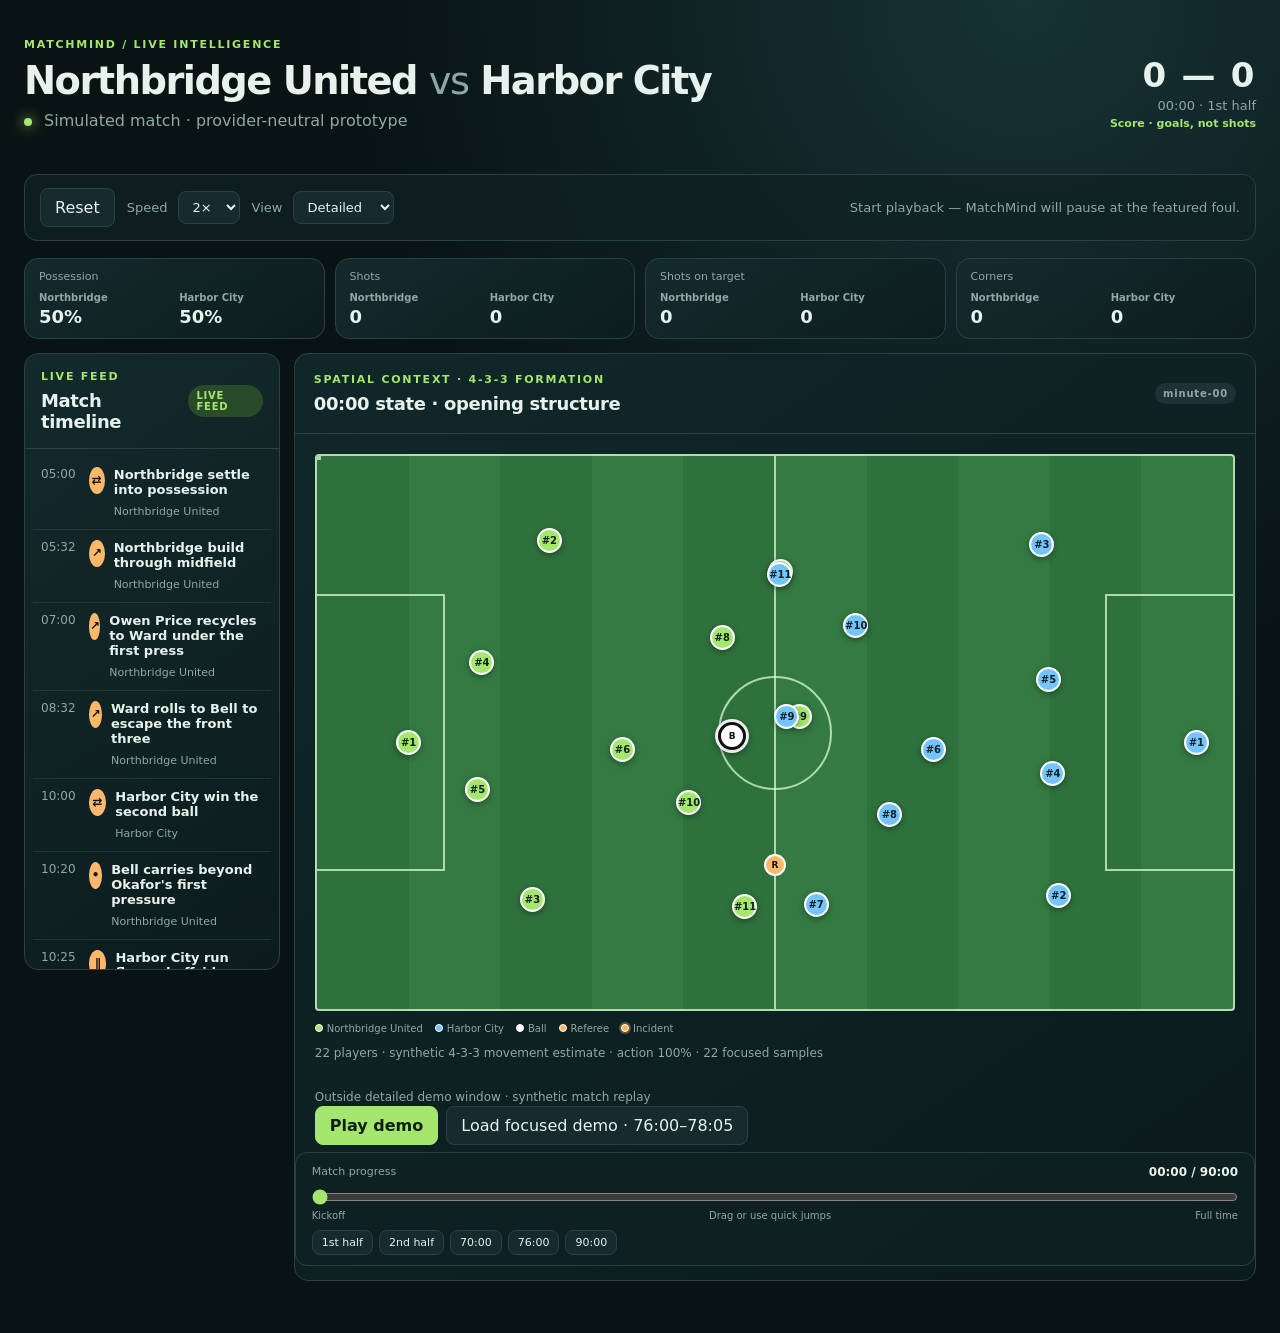
<file: index.html>
<!doctype html>
<html lang="en">
  <head>
    <meta charset="UTF-8" />
    <meta name="viewport" content="width=device-width, initial-scale=1.0" />
    <meta name="description" content="MatchMind explainable football match intelligence prototype" />
    <title>MatchMind | Match intelligence</title>
    <link rel="stylesheet" href="styles.css" />
  </head>
  <body>
    <main class="app-shell">
      <header class="topbar">
        <div>
          <p class="eyebrow">MATCHMIND / LIVE INTELLIGENCE</p>
          <h1>Northbridge United <span>vs</span> Harbor City</h1>
          <p class="muted"><span class="status-dot"></span> Simulated match · provider-neutral prototype</p>
        </div>
        <div class="scoreboard" aria-label="Match score">
          <strong id="score">0 — 0</strong>
          <span id="clock">00:00 · 1st half</span>
          <small id="resultLabel">Live match</small>
        </div>
      </header>

      <section class="control-strip" aria-label="Match controls">
        <button id="resetButton" class="quiet-button">Reset</button>
        <label class="speed-control">Speed
          <select id="speedSelect">
            <option value="1">1×</option>
            <option value="2" selected>2×</option>
            <option value="4">4×</option>
          </select>
        </label>
        <label class="detail-control">View
          <select id="detailSelect">
            <option value="compact">Compact</option>
            <option value="detailed" selected>Detailed</option>
          </select>
        </label>
        <span id="stateMessage" class="control-message">Start playback — MatchMind will pause at the featured foul.</span>
      </section>
      <section class="stats-grid" aria-label="Live match statistics">
        <article class="stat-card"><span>Possession</span><div class="stat-values"><div><b>Northbridge</b><strong id="possessionHome">50%</strong></div><div><b>Harbor City</b><strong id="possessionAway">50%</strong></div></div></article>
        <article class="stat-card"><span>Shots</span><div class="stat-values"><div><b>Northbridge</b><strong id="shotsHome">0</strong></div><div><b>Harbor City</b><strong id="shotsAway">0</strong></div></div></article>
        <article class="stat-card"><span>Shots on target</span><div class="stat-values"><div><b>Northbridge</b><strong id="onTargetHome">0</strong></div><div><b>Harbor City</b><strong id="onTargetAway">0</strong></div></div></article>
        <article class="stat-card"><span>Corners</span><div class="stat-values"><div><b>Northbridge</b><strong id="cornersHome">0</strong></div><div><b>Harbor City</b><strong id="cornersAway">0</strong></div></div></article>
      </section>

      <section class="workspace">
        <div class="panel timeline-panel">
          <div class="panel-heading">
            <div><p class="eyebrow">LIVE FEED</p><h2>Match timeline</h2></div>
            <span class="live-badge">LIVE FEED</span>
          </div>
          <div id="timeline" class="timeline" aria-live="polite"></div>
        </div>

        <div class="panel pitch-panel">
          <div class="panel-heading">
            <div><p class="eyebrow">SPATIAL CONTEXT · 4-3-3 FORMATION</p><h2 id="pitchTitle">Match positioning</h2></div>
            <div class="heading-actions"><button id="eventDetailsButton" class="quiet-button small-button" type="button" hidden>Expand event</button><span id="selectedTag" class="selected-tag">Select an event</span></div>
          </div>
          <div class="pitch-wrap">
            <div class="pitch" id="pitch" aria-label="Football pitch visualization">
              <div class="halfway"></div><div class="center-circle"></div>
              <div class="box left-box"></div><div class="box right-box"></div>
              <div class="goal left-goal"></div><div class="goal right-goal"></div>
              <div id="players" aria-label="Nearby player positions"></div>
              <span id="ball" class="marker ball-marker" title="Ball">B</span>
              <span id="referee" class="marker referee-marker" title="Referee">R</span>
              <span id="incident" class="incident-marker" title="Selected event"></span>
              <span id="trajectory" class="trajectory" aria-label="Ball trajectory"></span>
            </div>
          </div>
          <div class="pitch-legend" aria-label="Pitch legend">
            <span><i class="legend-dot home-dot"></i>Northbridge United</span>
            <span><i class="legend-dot away-dot"></i>Harbor City</span>
            <span><i class="legend-dot ball-dot"></i>Ball</span>
            <span><i class="legend-dot referee-dot"></i>Referee</span>
            <span><i class="legend-dot incident-dot"></i>Incident</span>
          </div>
          <div id="positionSummary" class="position-summary">Position samples will appear when an event is selected.</div>
          <div id="eventDetails" class="event-details" hidden></div>
          <div id="demoContext" class="demo-context" aria-live="polite">Outside detailed demo window · synthetic match replay</div>
          <div class="demo-controls" aria-label="Focused demo controls">
            <button id="playButton" class="primary-button" type="button">Play demo</button>
            <button id="demoButton" class="quiet-button" type="button">Load focused demo · 76:00–78:05</button>
          </div>
          <section class="match-scrubber" aria-label="Match navigation">
            <div class="scrubber-label"><span>Match progress</span><strong id="progressClock">00:00 / 90:00</strong></div>
            <input id="matchProgress" type="range" min="0" max="5400" value="0" step="1" aria-label="Navigate match timeline" />
            <div class="scrubber-scale"><span>Kickoff</span><span>Drag or use quick jumps</span><span>Full time</span></div>
            <div class="jump-controls" aria-label="Quick match navigation">
              <button class="quiet-button small-button" id="jumpFirstHalf" type="button">1st half</button>
              <button class="quiet-button small-button" id="jumpSecondHalf" type="button">2nd half</button>
              <button class="quiet-button small-button" id="jumpSeventy" type="button">70:00</button>
              <button class="quiet-button small-button" id="demoJumpButton" type="button">76:00</button>
              <button class="quiet-button small-button" id="jumpFullTime" type="button">90:00</button>
            </div>
          </section>
        </div>

        <div id="insightContent" class="insight-content" hidden>
          <span id="confidence">—</span>
        </div>
      </section>
      <section id="analystPanel" class="panel analyst-panel" hidden>
        <div class="panel-heading">
          <div><p class="eyebrow">PRODUCTION OUTPUT</p><h2>Structured event and insight</h2></div>
          <span class="live-badge">MACHINE-READABLE</span>
        </div>
        <pre id="analystPayload" class="analyst-payload"></pre>
      </section>
    </main>
    <script src="scenario.js"></script>
    <script src="domain.js"></script>
    <script src="forecast-service.js"></script>
    <script src="insight-service.js"></script>
    <script src="app.js"></script>
  </body>
</html>
</file>
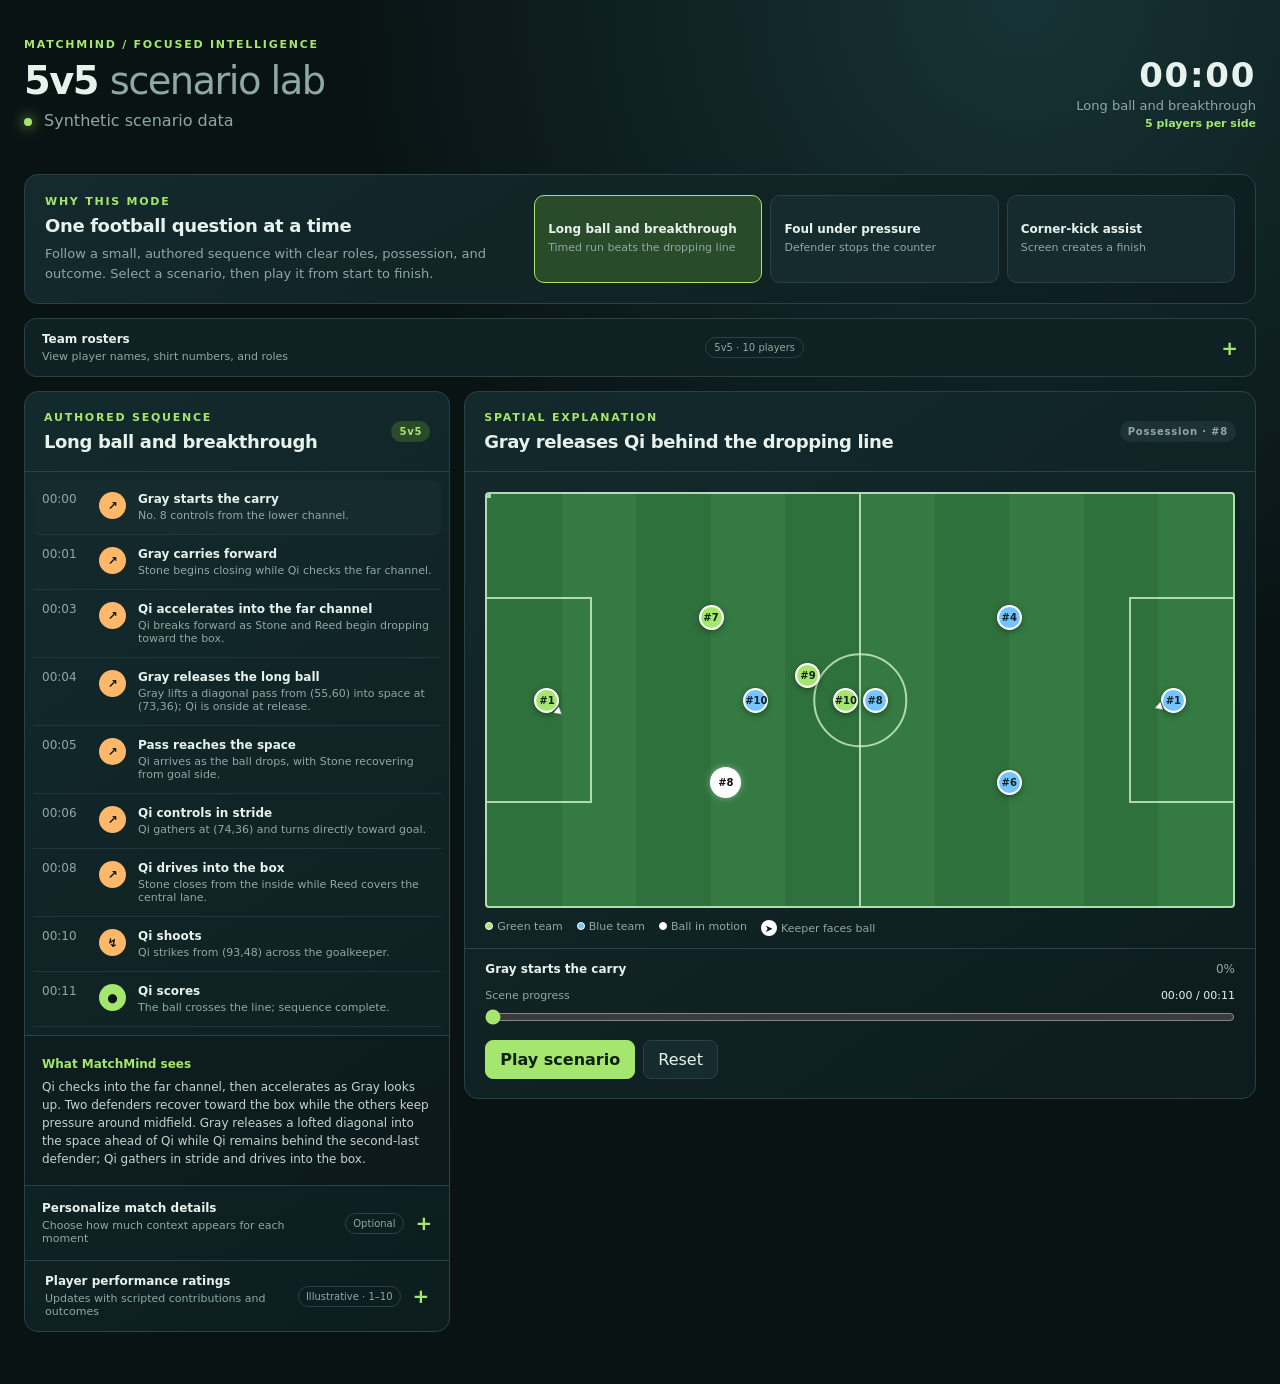
<file: five-a-side.html>
<!doctype html>
<html lang="en">
  <head>
    <meta charset="UTF-8" />
    <meta name="viewport" content="width=device-width, initial-scale=1.0" />
    <meta name="description" content="MatchMind focused 5v5 football intelligence scenarios" />
    <title>MatchMind | 5v5 scenarios</title>
    <link rel="stylesheet" href="styles.css" />
    <link rel="stylesheet" href="five-a-side.css" />
  </head>
  <body>
    <main class="app-shell five-shell">
      <header class="topbar">
        <div>
          <p class="eyebrow">MATCHMIND / FOCUSED INTELLIGENCE</p>
          <h1>5v5 <span>scenario lab</span></h1>
          <p class="muted"><span class="status-dot"></span> Synthetic scenario data</p>
        </div>
        <div class="scoreboard">
          <strong id="scenarioClock">00:00</strong>
          <span id="scenarioType">Long ball and breakthrough</span>
          <small>5 players per side</small>
        </div>
      </header>

      <section class="five-intro panel">
        <div>
          <p class="eyebrow">WHY THIS MODE</p>
          <h2>One football question at a time</h2>
          <p>Follow a small, authored sequence with clear roles, possession, and outcome. Select a scenario, then play it from start to finish.</p>
        </div>
        <div class="scenario-buttons" aria-label="Choose a 5v5 scenario">
          <button class="scenario-button selected" data-scenario="breakthrough" type="button"><b>Long ball and breakthrough</b><small>Timed run beats the dropping line</small></button>
          <button class="scenario-button" data-scenario="foul" type="button"><b>Foul under pressure</b><small>Defender stops the counter</small></button>
          <button class="scenario-button" data-scenario="corner" type="button"><b>Corner-kick assist</b><small>Screen creates a finish</small></button>
        </div>
      </section>

      <details id="rosterPanel" class="roster-panel">
        <summary><span><b>Team rosters</b><small>View player names, shirt numbers, and roles</small></span><span class="roster-summary-tag">5v5 · 10 players</span></summary>
        <div id="rosterContent" class="roster-grid" aria-label="Home and away team rosters"></div>
      </details>

      <section class="five-layout">
        <div class="panel five-timeline-panel">
          <div class="panel-heading"><div><p class="eyebrow">AUTHORED SEQUENCE</p><h2 id="scenarioTitle">Long ball and breakthrough</h2></div><span class="live-badge">5v5</span></div>
          <div id="scenarioTimeline" class="five-timeline" aria-live="polite"></div>
          <div class="five-explanation"><strong id="explanationTitle">What MatchMind sees</strong><p id="explanation">Qi checks into the far channel, accelerates behind a retreating line, and meets Gray's lofted diagonal in stride.</p></div>
          <details id="viewerDetails" class="five-detail-panel">
            <summary><span><b>Personalize match details</b><small>Choose how much context appears for each moment</small></span><span class="detail-summary-tag">Optional</span></summary>
            <div class="detail-content">
              <p class="detail-hint">Turn on only the layers you want. Estimates and predictions are authored for this simulated scenario.</p>
              <div class="detail-options" aria-label="Choose insight layers">
                <label><input type="checkbox" data-insight="story" checked /> Moment story</label>
                <label><input type="checkbox" data-insight="tactics" checked /> Tactical context</label>
                <label><input type="checkbox" data-insight="technique" /> Shot technique</label>
                <label><input type="checkbox" data-insight="footSpeed" /> Foot and speed</label>
                <label><input type="checkbox" data-insight="xg" /> xG estimate</label>
                <label><input type="checkbox" data-insight="keeper" /> Goalkeeper response</label>
                <label><input type="checkbox" data-insight="nextMove" /> Possible next actions</label>
                <label><input type="checkbox" data-insight="contact" /> Foul contact detail</label>
                <label><input type="checkbox" data-insight="ruling" /> Referee ruling</label>
                <label><input type="checkbox" data-insight="recap" /> Sequence recap</label>
              </div>
              <div id="insightCard" class="insight-card" aria-live="polite"></div>
            </div>
          </details>
          <details id="playerRatingsPanel" class="player-ratings-panel">
            <summary><span><b>Player performance ratings</b><small>Updates with scripted contributions and outcomes</small></span><span class="rating-summary-tag">Illustrative · 1–10</span></summary>
            <p class="rating-disclaimer">Scenario-authored ratings for this synthetic replay; not official match ratings or AI-generated assessments.</p>
            <div id="playerRatingsContent" class="player-ratings-grid"></div>
          </details>
        </div>

        <div class="panel five-pitch-panel">
          <div class="panel-heading"><div><p class="eyebrow">SPATIAL EXPLANATION</p><h2 id="pitchTitle">Gray releases Qi behind the dropping line</h2></div><span id="possessionLabel" class="selected-tag">Possession · #8</span></div>
          <div class="pitch-wrap">
            <div id="fivePitch" class="pitch five-pitch" aria-label="5v5 football pitch visualization">
              <div class="halfway"></div><div class="center-circle"></div><div class="box left-box"></div><div class="box right-box"></div><div class="goal left-goal"></div><div class="goal right-goal"></div>
              <div id="fivePlayers" aria-label="5v5 player positions"></div>
              <span id="fiveBall" class="marker ball-marker">B</span>
              <svg id="fiveTrajectory" class="trajectory" viewBox="0 0 100 100" preserveAspectRatio="none" aria-hidden="true">
                <defs><marker id="ballPathArrow" viewBox="0 0 4 4" markerWidth="4" markerHeight="4" refX="3.4" refY="2" orient="auto" markerUnits="userSpaceOnUse"><path d="M 0 0 L 4 2 L 0 4 z"></path></marker></defs>
                <path id="ballTrajectoryPath"></path>
              </svg>
              <button id="scenarioInsightDot" class="scenario-insight-dot" type="button" aria-label="Open moment details" aria-expanded="false" hidden>i</button>
              <aside id="scenarioInsightPopover" class="scenario-insight-popover" aria-labelledby="scenarioPopoverTitle" hidden>
                <div class="scenario-popover-heading"><strong id="scenarioPopoverTitle">Moment details · simulated</strong><button id="scenarioPopoverClose" type="button" aria-label="Close moment details">×</button></div>
                <p id="scenarioMomentSummary"></p>
                <p><b id="scenarioOutcomeHeading">Outcome</b><span id="scenarioOutcomeText"></span></p>
                <button id="scenarioOpenDetails" class="moment-details-link" type="button">Show in optional details</button>
              </aside>
            </div>
          </div>
          <div class="five-legend"><span><i class="legend-dot home-dot"></i>Green team</span><span><i class="legend-dot away-dot"></i>Blue team</span><span><i class="legend-dot ball-dot"></i>Ball in motion</span><span><i class="keeper-legend-arrow">➤</i>Keeper faces ball</span></div>
          <div class="five-status"><span id="actionLabel">Ready</span><span id="actionProgress">0%</span></div>
          <div class="five-seek"><label for="scenarioSeek">Scene progress <span id="seekTime">00:00 / 00:11</span></label><input id="scenarioSeek" type="range" min="0" max="11" step="0.1" value="0" aria-label="Seek through the current scene" /></div>
          <div class="five-controls"><button id="fivePlay" class="primary-button" type="button">Play scenario</button><button id="fiveReset" class="quiet-button" type="button">Reset</button></div>
        </div>
      </section>
    </main>
    <script src="five-a-side.js"></script>
  </body>
</html>
</file>
<file: styles.css>
:root {
  --bg: #091314;
  --panel: #102123;
  --panel-strong: #152b2d;
  --line: #294245;
  --text: #e8f2ed;
  --muted: #8ea9a2;
  --accent: #a4e66e;
  --accent-dark: #294b2a;
  --orange: #ffb76a;
  --blue: #73c4ff;
  font-family: Inter, ui-sans-serif, system-ui, -apple-system, BlinkMacSystemFont, "Segoe UI", sans-serif;
  color: var(--text);
  background: var(--bg);
}

* { box-sizing: border-box; }
body { margin: 0; min-width: 320px; background: radial-gradient(circle at 80% 0%, #173335 0, var(--bg) 42rem); }
button, select { font: inherit; }
button { cursor: pointer; }
.app-shell { width: min(1500px, calc(100% - 48px)); margin: 0 auto; padding: 38px 0 52px; }
.topbar, .control-strip, .panel-heading, .timeline-item, .insight-row { display: flex; align-items: center; }
.topbar { justify-content: space-between; gap: 24px; margin-bottom: 28px; }
.eyebrow { margin: 0 0 7px; color: var(--accent); font-size: 11px; font-weight: 800; letter-spacing: .16em; }
h1, h2, p { margin-top: 0; }
h1 { margin-bottom: 8px; font-size: clamp(25px, 3vw, 42px); letter-spacing: -.04em; }
h1 span { color: var(--muted); font-weight: 400; }
h2 { margin: 0; font-size: 18px; letter-spacing: -.02em; }
.muted, .control-message, .position-summary, .empty-state { color: var(--muted); }
.status-dot { display: inline-block; width: 8px; height: 8px; margin-right: 7px; border-radius: 50%; background: var(--accent); box-shadow: 0 0 13px var(--accent); }
.scoreboard { text-align: right; }
.scoreboard strong { display: block; font-size: 34px; letter-spacing: .05em; }
.scoreboard span { color: var(--muted); font-size: 13px; }
.scoreboard small { display: block; margin-top: 3px; color: var(--accent); font-size: 11px; font-weight: 700; }
.control-strip { flex-wrap: wrap; gap: 12px; padding: 13px 15px; margin-bottom: 17px; border: 1px solid var(--line); border-radius: 13px; background: rgba(16, 33, 35, .76); }
.demo-strip { display: flex; align-items: center; justify-content: space-between; gap: 16px; padding: 13px 15px; margin: -5px 0 17px; border: 1px solid rgba(164, 230, 110, .35); border-radius: 13px; background: linear-gradient(100deg, rgba(41, 75, 42, .55), rgba(16, 33, 35, .76)); }
.demo-strip p { margin: 3px 0 0; color: var(--muted); font-size: 12px; }
.primary-button, .quiet-button, select { border: 1px solid var(--line); border-radius: 8px; padding: 9px 14px; color: var(--text); background: var(--panel-strong); }
.primary-button { border-color: var(--accent); color: #10200f; background: var(--accent); font-weight: 800; }
.primary-button.paused { color: var(--text); background: var(--panel-strong); }
.control-message { margin-left: auto; font-size: 13px; }
.match-scrubber { padding: 12px 16px 10px; margin: -5px 0 14px; border: 1px solid var(--line); border-radius: 12px; background: rgba(16, 33, 35, .58); }
.scrubber-label, .scrubber-scale { display: flex; justify-content: space-between; gap: 12px; color: var(--muted); font-size: 11px; }
.scrubber-label strong { color: var(--text); font-size: 12px; }
.match-scrubber input { display: block; width: 100%; margin: 10px 0 5px; accent-color: var(--accent); cursor: pointer; }
.scrubber-scale { font-size: 10px; }
.jump-controls { display: flex; flex-wrap: wrap; gap: 6px; margin-top: 9px; }
.demo-context { min-height: 28px; padding: 12px 20px 0; color: var(--muted); font-size: 12px; }
.demo-controls { display: flex; flex-wrap: wrap; gap: 8px; padding: 0 20px 12px; }
.demo-controls .primary-button { min-width: 120px; }
.speed-control, .detail-control { color: var(--muted); font-size: 13px; }
.speed-control select, .detail-control select { margin-left: 6px; padding: 7px 10px; }
.stats-grid { display: grid; grid-template-columns: repeat(4, 1fr); gap: 10px; margin-bottom: 14px; }
.stat-card, .panel { border: 1px solid var(--line); border-radius: 14px; background: linear-gradient(145deg, rgba(20, 43, 45, .96), rgba(13, 29, 31, .96)); }
.stat-card { padding: 11px 14px; }
.stat-card > span { display: block; margin-bottom: 8px; color: var(--muted); font-size: 11px; line-height: 1.25; }
.stat-values { display: grid; grid-template-columns: 1fr 1fr; gap: 10px; }
.stat-values div { display: grid; gap: 3px; }
.stat-values b { color: var(--muted); font-size: 10px; font-weight: 600; }
.stat-values strong { font-size: 18px; }
.workspace { display: grid; grid-template-columns: minmax(250px, .42fr) minmax(560px, 1.58fr); gap: 14px; align-items: start; }
.panel { min-height: 0; overflow: hidden; }
.timeline-panel { position: sticky; top: 16px; }
.panel-heading { justify-content: space-between; gap: 14px; padding: 19px; border-bottom: 1px solid var(--line); }
.timeline-panel .panel-heading { padding: 16px; }
.heading-actions { display: flex; align-items: center; gap: 8px; }
.small-button { padding: 5px 9px; font-size: 11px; }
.live-badge, .selected-tag, .confidence { border-radius: 99px; padding: 5px 8px; color: var(--accent); background: var(--accent-dark); font-size: 10px; font-weight: 800; letter-spacing: .08em; }
.selected-tag { color: var(--muted); background: #1d3234; }
.timeline { height: 520px; padding: 8px; overflow-y: auto; scrollbar-color: var(--line) transparent; }
.timeline-item { align-items: flex-start; gap: 9px; width: 100%; padding: 10px 8px; border: 0; border-bottom: 1px solid rgba(41, 66, 69, .65); color: var(--text); text-align: left; background: transparent; }
.timeline-item:hover, .timeline-item.selected { border-radius: 9px; background: var(--panel-strong); }
.timeline-item[disabled] { opacity: .48; cursor: default; }
.event-time { min-width: 39px; color: var(--muted); font-size: 12px; }
.event-icon { display: grid; width: 27px; height: 27px; place-items: center; border-radius: 50%; color: #0b1818; background: var(--orange); font-size: 12px; font-weight: 900; }
.event-icon.foul { background: #ff8a73; }
.event-icon.goal { background: var(--accent); }
.event-copy strong { display: block; margin-bottom: 3px; font-size: 13px; }
.event-copy small { color: var(--muted); font-size: 11px; }
.timeline-detail { display: grid; gap: 4px; margin-top: 8px; padding: 8px; border-left: 2px solid var(--accent); border-radius: 5px; background: rgba(9, 19, 20, .7); font-size: 11px; line-height: 1.4; }
.timeline-detail strong { color: var(--accent); font-size: 11px; }
.timeline-detail span, .timeline-detail small { color: #c3d4ce; }
.timeline-insight { margin-top: 3px; color: var(--text) !important; }
.timeline-insight b { color: var(--orange); }
.pitch-panel { background: linear-gradient(145deg, #102729, #0c1b1c); }
.pitch-wrap { padding: 20px 20px 12px; }
.pitch { position: relative; width: 100%; aspect-ratio: 1.65; overflow: hidden; border: 2px solid rgba(225, 255, 220, .74); border-radius: 4px; background: repeating-linear-gradient(90deg, #2e713c 0, #2e713c 10%, #347a42 10%, #347a42 20%); }
.pitch::before, .pitch::after { position: absolute; content: ""; background: rgba(225, 255, 220, .72); }
.pitch::before { top: 0; bottom: 0; left: 50%; width: 2px; transform: translateX(-1px); }
.pitch::after { top: 50%; left: 50%; width: 12%; aspect-ratio: 1; border: 2px solid rgba(225, 255, 220, .72); border-radius: 50%; background: transparent; transform: translate(-50%, -50%); }
.pitch .halfway, .pitch .box, .pitch .goal { position: absolute; border: 2px solid rgba(225, 255, 220, .72); }
.pitch .box { top: 25%; width: 14%; height: 50%; }
.pitch .left-box { left: 0; border-left: 0; }.pitch .right-box { right: 0; border-right: 0; }
.pitch .goal { top: 39%; width: 3%; height: 22%; }.pitch .left-goal { left: -3%; }.pitch .right-goal { right: -3%; }
.marker, .incident-marker { position: absolute; z-index: 2; display: grid; place-items: center; width: 22px; height: 22px; border-radius: 50%; border: 2px solid white; font-size: 9px; font-weight: 900; }
.ball-marker { z-index: 6; width: 28px; height: 28px; color: #111; background: white; border: 3px solid #111; box-shadow: 0 0 0 3px rgba(255, 255, 255, .9), 0 2px 8px rgba(0, 0, 0, .8); }
.ball-marker.in-motion { animation: ball-pulse 1s ease-in-out infinite alternate; }
.referee-marker { z-index: 5; color: #111; background: var(--orange); }
.trajectory { position: absolute; z-index: 1; height: 3px; transform-origin: left center; border-radius: 99px; background: #fff3a6; box-shadow: 0 0 5px rgba(255,243,166,.8); pointer-events: none; }
.five-pitch [hidden] { display: none !important; }
.five-pitch svg.trajectory { inset: 0; width: 100%; height: 100%; overflow: visible; background: transparent; box-shadow: none; }
.five-pitch .trajectory path { fill: none; stroke: #fff3a6; stroke-width: .7; stroke-linecap: round; stroke-dasharray: 1.8 1.2; filter: drop-shadow(0 0 1px rgba(255,243,166,.9)); }
.five-pitch .trajectory marker path { fill: #fff3a6; stroke: #fff3a6; stroke-width: .2; stroke-dasharray: none; }
.player-marker { z-index: 3; width: 25px; height: 25px; color: #102020; background: var(--accent); box-shadow: 0 2px 6px rgba(0,0,0,.35); }
.player-marker.away { background: var(--blue); }
.player-marker.goalkeeper::after { content: ""; position: absolute; left: calc(50% - 4px); top: -7px; width: 0; height: 0; border-left: 4px solid transparent; border-right: 4px solid transparent; border-bottom: 7px solid #fff; filter: drop-shadow(0 1px 1px rgba(0,0,0,.75)); transform: rotate(var(--facing-angle, 90deg)); transform-origin: 4px 19px; }
.player-marker b { font-size: 10px; font-weight: 900; }
.player-marker.possessing { color: #111; background: white; border-color: white; box-shadow: 0 0 0 3px white, 0 0 10px rgba(255, 255, 255, .9); }
.player-marker.possessing b { color: #111; text-shadow: none; }
@keyframes ball-pulse { from { box-shadow: 0 0 0 3px rgba(255, 255, 255, .9), 0 2px 8px rgba(0, 0, 0, .8); } to { box-shadow: 0 0 0 5px rgba(255, 255, 255, .55), 0 2px 12px rgba(255, 255, 255, .95); } }
.player-marker em { display: none; position: absolute; top: 28px; left: 50%; width: max-content; max-width: 88px; padding: 2px 4px; border-radius: 3px; color: var(--text); background: rgba(7, 20, 21, .92); font-size: 9px; font-style: normal; font-weight: 700; line-height: 1.2; transform: translateX(-50%); white-space: nowrap; }
.player-marker:hover em, .player-marker:focus em { display: block; }
.incident-marker { display: none; }
.position-summary { padding: 0 20px 16px; font-size: 12px; line-height: 1.5; }
.pitch-legend { display: flex; flex-wrap: wrap; gap: 8px 12px; padding: 0 20px 10px; color: var(--muted); font-size: 10px; }
.legend-dot { display: inline-block; width: 8px; height: 8px; margin-right: 4px; border-radius: 50%; border: 1px solid white; }
.home-dot { background: var(--accent); }.away-dot { background: var(--blue); }.ball-dot { background: white; }.referee-dot { background: var(--orange); }.incident-dot { background: #ffb55c; box-shadow: 0 0 0 2px rgba(255,181,92,.35); }
.insight-content { padding: 20px; }.empty-state { line-height: 1.6; font-size: 13px; }
.insight-block { margin-bottom: 20px; }.insight-block h3 { margin: 0 0 8px; font-size: 13px; color: var(--accent); }.insight-block p { margin-bottom: 0; color: #c3d4ce; font-size: 13px; line-height: 1.55; }
.insight-row { justify-content: space-between; gap: 12px; padding: 10px 0; border-bottom: 1px solid var(--line); font-size: 12px; }.insight-row span:last-child { color: var(--muted); text-align: right; }
.forecast { margin-top: 9px; }.forecast-row { margin-bottom: 14px; }.forecast-label { display: flex; justify-content: space-between; margin-bottom: 5px; font-size: 12px; }.forecast-label span:last-child { color: var(--accent); font-weight: 800; }.bar { height: 5px; overflow: hidden; border-radius: 99px; background: #233b3d; }.bar i { display: block; height: 100%; border-radius: inherit; background: var(--accent); }.forecast-rationale { display: block; margin-top: 4px; color: var(--muted); font-size: 10px; line-height: 1.35; }
.evidence { color: var(--muted); font-size: 11px; line-height: 1.5; }
.event-details { padding: 0 20px 18px; color: #c3d4ce; font-size: 12px; line-height: 1.55; }
.event-details strong { color: var(--text); }
.analyst-panel { min-height: auto; margin-top: 17px; }
.analyst-payload { max-height: 360px; overflow: auto; margin: 0; padding: 20px; color: #c3d4ce; font: 12px/1.55 ui-monospace, SFMono-Regular, Consolas, monospace; white-space: pre-wrap; }
.compact .insight-block.context, .compact .insight-block.evidence-block, .compact .position-summary { display: none; }
@media (max-width: 1080px) { .workspace { grid-template-columns: minmax(220px, .5fr) minmax(0, 1.5fr); }.insight-panel { grid-column: 1 / -1; min-height: auto; }.insight-content { display: grid; grid-template-columns: 1fr 1fr; gap: 20px; }.insight-block { margin: 0; } }
@media (max-width: 720px) { .app-shell { width: min(100% - 24px, 600px); padding-top: 22px; }.topbar { align-items: flex-start; flex-direction: column; }.scoreboard { text-align: left; }.stats-grid { grid-template-columns: repeat(2, 1fr); }.workspace { display: block; }.panel { min-height: auto; margin-bottom: 14px; }.pitch-panel { min-height: 390px; }.insight-content { display: block; }.control-message { width: 100%; margin-left: 0; }.demo-strip { align-items: flex-start; flex-direction: column; }.timeline-panel { position: static; }.timeline { height: 420px; } }
</file>
<file: five-a-side.css>
.five-shell { max-width: 1280px; }
.five-intro { display: grid; grid-template-columns: .8fr 1.2fr; gap: 22px; padding: 20px; margin-bottom: 14px; }
.five-intro h2 { margin-bottom: 8px; }
.five-intro p:not(.eyebrow) { max-width: 560px; margin-bottom: 0; color: var(--muted); font-size: 13px; line-height: 1.5; }
.scenario-buttons { display: grid; grid-template-columns: repeat(3, 1fr); gap: 8px; }
.scenario-button { padding: 13px; border: 1px solid var(--line); border-radius: 10px; color: var(--text); text-align: left; background: var(--panel-strong); }
.scenario-button:hover, .scenario-button.selected { border-color: var(--accent); background: var(--accent-dark); }
.scenario-button b, .scenario-button small { display: block; }
.scenario-button b { margin-bottom: 5px; font-size: 12px; }
.scenario-button small { color: var(--muted); font-size: 11px; line-height: 1.35; }
.five-layout { display: grid; grid-template-columns: minmax(250px, .7fr) minmax(560px, 1.3fr); gap: 14px; align-items: start; }
.five-timeline-panel { overflow: hidden; }
.five-timeline { padding: 8px; }
.five-action { display: grid; grid-template-columns: 48px 30px 1fr; gap: 9px; width: 100%; padding: 12px 9px; border: 0; border-bottom: 1px solid rgba(41, 66, 69, .65); color: var(--text); text-align: left; background: transparent; }
.five-action:hover, .five-action.selected { border-radius: 8px; background: var(--panel-strong); }
.five-action time { color: var(--muted); font-size: 12px; }
.five-action .event-icon { width: 27px; height: 27px; }
.five-action b, .five-action small { display: block; }
.five-action b { margin-bottom: 3px; font-size: 12px; }
.five-action small { color: var(--muted); font-size: 11px; }
.five-explanation { padding: 17px; border-top: 1px solid var(--line); background: rgba(9, 19, 20, .35); }
.five-explanation strong { color: var(--accent); font-size: 12px; }
.five-explanation p { margin: 6px 0 0; color: #c3d4ce; font-size: 12px; line-height: 1.5; }
.five-detail-panel { border-top: 1px solid var(--line); }
.five-detail-panel summary { display: flex; justify-content: space-between; align-items: center; gap: 12px; padding: 15px 17px; cursor: pointer; list-style: none; }
.five-detail-panel summary::-webkit-details-marker { display: none; }
.five-detail-panel summary::after { content: "+"; margin-left: auto; color: var(--accent); font-size: 20px; font-weight: 700; }
.five-detail-panel[open] summary::after { content: "−"; }
.five-detail-panel summary b, .five-detail-panel summary small { display: block; }
.five-detail-panel summary b { color: var(--text); font-size: 12px; }
.five-detail-panel summary small { margin-top: 4px; color: var(--muted); font-size: 11px; }
.detail-summary-tag { padding: 4px 7px; border: 1px solid var(--line); border-radius: 99px; color: var(--muted); font-size: 10px; }
.detail-content { padding: 0 17px 17px; }
.detail-hint { margin: 0 0 11px; color: var(--muted); font-size: 11px; line-height: 1.45; }
.detail-options { display: flex; flex-wrap: wrap; gap: 7px; }
.detail-options label { display: inline-flex; align-items: center; gap: 6px; padding: 7px 9px; border: 1px solid var(--line); border-radius: 99px; color: #d6e4df; background: var(--panel-strong); font-size: 11px; cursor: pointer; }
.detail-options input { accent-color: var(--accent); }
.insight-card { display: grid; grid-template-columns: repeat(2, minmax(0, 1fr)); gap: 8px; margin-top: 12px; }
.insight-item { min-width: 0; padding: 10px; border: 1px solid rgba(41,66,69,.8); border-radius: 8px; background: rgba(9,19,20,.35); }
.insight-item.wide { grid-column: 1 / -1; }
.insight-item strong { display: block; margin-bottom: 5px; color: var(--accent); font-size: 10px; letter-spacing: .05em; text-transform: uppercase; }
.insight-item p { margin: 0; color: #d6e4df; font-size: 11px; line-height: 1.5; }
.next-action-row { display: flex; justify-content: space-between; gap: 9px; margin-top: 6px; color: #d6e4df; font-size: 11px; }
.next-action-row span:last-child { color: var(--accent); font-weight: 700; white-space: nowrap; }
.five-pitch-panel { overflow: hidden; }
.five-pitch { aspect-ratio: 1.8; }
.five-pitch .player-marker { transition: left 180ms linear, top 180ms linear, background 180ms linear; }
.five-pitch .ball-marker { transition: left 180ms linear, top 180ms linear; }
.scenario-insight-dot { position: absolute; z-index: 10; left: calc(var(--moment-x, 70%) + 8px); top: calc(var(--moment-y, 40%) - 15px); display: grid; place-items: center; width: 24px; height: 24px; padding: 0; border: 2px solid #fff2d8; border-radius: 50%; color: #1b1710; background: #ffbd59; box-shadow: 0 0 0 0 rgba(255,189,89,.75); font-size: 13px; font-weight: 900; cursor: pointer; transform: translate(-50%,-50%); animation: moment-pulse 1.25s ease-out infinite; }
.scenario-insight-dot:hover, .scenario-insight-dot:focus-visible { outline: 2px solid white; outline-offset: 3px; }
.scenario-insight-popover { position: absolute; z-index: 12; left: max(8px, calc(var(--moment-x, 70%) - 250px)); top: clamp(8px, calc(var(--moment-y, 40%) - 30px), calc(100% - 160px)); width: min(260px, calc(100% - 16px)); max-height: calc(100% - 16px); overflow: auto; padding: 11px; border: 1px solid rgba(255,189,89,.75); border-radius: 10px; color: var(--text); background: rgba(8,20,21,.97); box-shadow: 0 8px 24px rgba(0,0,0,.45); font-size: 10px; line-height: 1.4; }
.scenario-popover-heading { display: flex; justify-content: space-between; align-items: center; gap: 8px; margin-bottom: 7px; color: #ffcf83; }
.scenario-popover-heading strong { min-width: 0; line-height: 1.35; overflow-wrap: anywhere; }
.scenario-popover-heading button { flex: 0 0 22px; width: 22px; height: 22px; border: 0; border-radius: 5px; color: var(--text); background: rgba(255,255,255,.1); font-size: 16px; cursor: pointer; }
.scenario-insight-popover p { margin: 6px 0; color: #d8e4df; }
.scenario-insight-popover p b, .scenario-insight-popover p span { display: block; }
.scenario-insight-popover p b { margin-bottom: 2px; color: var(--accent); font-size: 9px; text-transform: uppercase; }
.moment-details-link { margin-top: 3px; padding: 6px 8px; border: 1px solid var(--line); border-radius: 6px; color: var(--text); background: var(--panel-strong); font-size: 10px; cursor: pointer; }
@keyframes moment-pulse { 0% { box-shadow: 0 0 0 0 rgba(255,189,89,.7); } 75%,100% { box-shadow: 0 0 0 9px rgba(255,189,89,0); } }
.roster-panel { margin-bottom: 14px; border: 1px solid var(--line); border-radius: 12px; background: var(--panel); }
.roster-panel>summary { display: flex; justify-content: space-between; align-items: center; gap: 12px; padding: 13px 17px; cursor: pointer; list-style: none; }
.roster-panel>summary::-webkit-details-marker { display: none; }
.roster-panel>summary::after { content: "+"; color: var(--accent); font-size: 20px; font-weight: 700; }
.roster-panel[open]>summary::after { content: "−"; }
.roster-panel summary b, .roster-panel summary small { display: block; }
.roster-panel summary b { color: var(--text); font-size: 12px; }
.roster-panel summary small { margin-top: 4px; color: var(--muted); font-size: 11px; }
.roster-summary-tag { padding: 4px 8px; border: 1px solid var(--line); border-radius: 99px; color: var(--muted); font-size: 10px; }
.roster-grid { display: grid; grid-template-columns: repeat(2,minmax(0,1fr)); gap: 10px; padding: 0 14px 14px; }
.roster-team { padding: 12px; border: 1px solid var(--line); border-radius: 9px; background: rgba(9,19,20,.35); }
.roster-team h3 { display: flex; align-items: center; gap: 7px; margin: 0 0 8px; color: var(--text); font-size: 12px; }
.roster-team h3 small { margin-left: auto; color: var(--muted); font-size: 9px; font-weight: 500; }
.roster-player { display: grid; grid-template-columns: 28px 1fr auto; align-items: center; gap: 7px; padding: 6px 0; border-top: 1px solid rgba(41,66,69,.55); }
.roster-shirt { display: grid; place-items: center; width: 24px; height: 24px; border-radius: 50%; color: #102020; background: var(--accent); font-size: 10px; font-weight: 900; }
.roster-team.away .roster-shirt { background: var(--blue); }
.roster-player b { color: var(--text); font-size: 11px; }
.roster-player small { color: var(--muted); font-size: 9px; }
.five-legend { display: flex; flex-wrap: wrap; gap: 8px 14px; padding: 0 20px 12px; color: var(--muted); font-size: 11px; }
.keeper-legend-arrow { display: inline-grid; place-items: center; width: 16px; height: 16px; margin-right: 4px; border-radius: 50%; color: #102020; background: white; font-size: 10px; font-style: normal; }
.five-status { display: flex; justify-content: space-between; padding: 13px 20px; border-top: 1px solid var(--line); color: var(--muted); font-size: 12px; }
.five-status span:first-child { color: var(--text); font-weight: 700; }
.five-seek { padding: 0 20px 13px; }
.five-seek label { display: flex; justify-content: space-between; gap: 12px; color: var(--muted); font-size: 11px; }
.five-seek label span { color: var(--text); font-variant-numeric: tabular-nums; }
.five-seek input { display: block; width: 100%; height: 20px; margin: 5px 0 0; accent-color: var(--accent); cursor: pointer; }
.five-seek input:focus-visible { outline: 2px solid var(--accent); outline-offset: 3px; border-radius: 5px; }
.five-controls { display: flex; gap: 8px; padding: 0 20px 19px; }
.player-ratings-panel { border-top: 1px solid var(--line); }
.player-ratings-panel>summary { display: flex; justify-content: space-between; align-items: center; gap: 12px; padding: 13px 20px; cursor: pointer; list-style: none; }
.player-ratings-panel>summary::-webkit-details-marker { display: none; }
.player-ratings-panel>summary::after { content: "+"; color: var(--accent); font-size: 20px; font-weight: 700; }
.player-ratings-panel[open]>summary::after { content: "−"; }
.player-ratings-panel summary b, .player-ratings-panel summary small { display: block; }
.player-ratings-panel summary b { color: var(--text); font-size: 12px; }
.player-ratings-panel summary small { margin-top: 4px; color: var(--muted); font-size: 11px; }
.rating-summary-tag { flex: 0 0 auto; padding: 4px 7px; border: 1px solid var(--line); border-radius: 99px; color: var(--muted); font-size: 10px; }
.rating-disclaimer { margin: 0; padding: 0 20px 10px; color: var(--muted); font-size: 10px; line-height: 1.4; }
.player-ratings-grid { display: grid; grid-template-columns: 1fr; gap: 10px; padding: 0 14px 14px; }
.player-rating-team { min-width: 0; padding: 10px; border: 1px solid var(--line); border-radius: 9px; background: rgba(9,19,20,.35); }
.player-rating-team h3 { display: flex; align-items: center; gap: 7px; margin: 0 0 7px; color: var(--text); font-size: 11px; }
.player-rating-row { display: grid; grid-template-columns: 24px minmax(0,1fr) 28px; align-items: center; gap: 6px; padding: 6px 0; border-top: 1px solid rgba(41,66,69,.55); }
.rating-shirt { display: grid; place-items: center; width: 22px; height: 22px; border-radius: 50%; color: #102020; background: var(--accent); font-size: 9px; font-weight: 900; }
.player-rating-team.away .rating-shirt { background: var(--blue); }
.rating-player { min-width: 0; }
.rating-player b, .rating-player small { display: block; }
.rating-player b { color: var(--text); font-size: 10px; }
.rating-player small { overflow: hidden; color: var(--muted); font-size: 9px; text-overflow: ellipsis; white-space: nowrap; }
.rating-value { color: var(--accent); font-size: 11px; font-variant-numeric: tabular-nums; font-weight: 800; text-align: right; }
.rating-meter { grid-column: 2 / 4; height: 3px; overflow: hidden; border-radius: 3px; background: rgba(255,255,255,.1); }
.rating-meter i { display: block; height: 100%; border-radius: inherit; background: var(--accent); transition: width 180ms ease; }
.player-rating-team.away .rating-meter i { background: var(--blue); }
@media (min-width: 901px) { .five-pitch-panel { position: sticky; top: 16px; } }
@media (max-width: 900px) { .five-intro, .five-layout { grid-template-columns: 1fr; } }
@media (max-width: 600px) { .scenario-buttons { grid-template-columns: 1fr; } .five-pitch { aspect-ratio: 1.45; } }
@media (max-width: 480px) { .insight-card, .roster-grid, .player-ratings-grid { grid-template-columns: 1fr; } .insight-item.wide { grid-column: auto; } }
@media (prefers-reduced-motion: reduce) { .scenario-insight-dot { animation: none; } }
</file>
